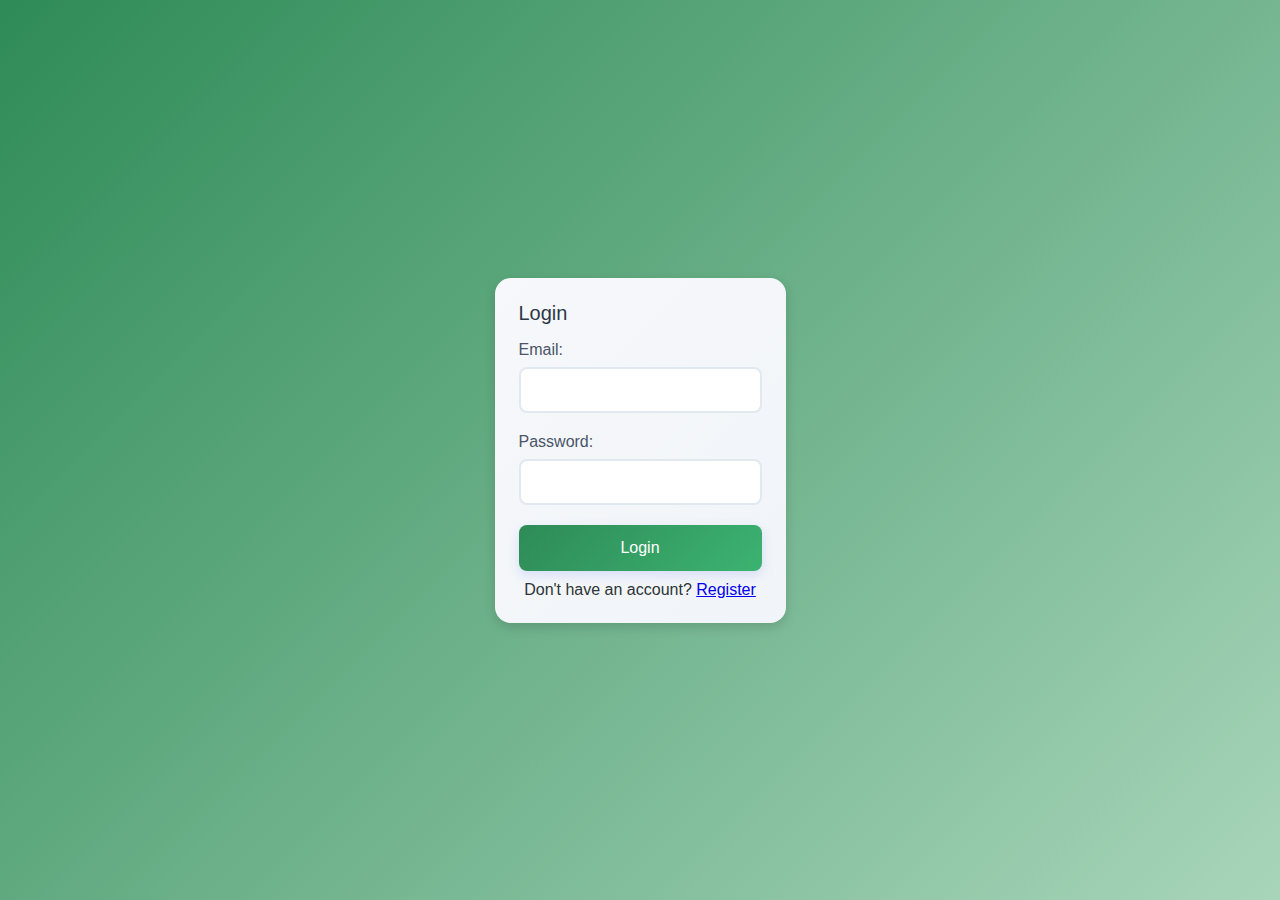
<file: index.html>
<!DOCTYPE html>
<html lang="en">
<head>
    <meta charset="UTF-8">
    <meta name="viewport" content="width=device-width, initial-scale=1.0">
    <title>Expense Tracker</title>
    <link rel="stylesheet" href="styling.css">
</head>
<body>
    
    <div id="register-section" style="display: none;">
        <div class="form-container">
            <h2>Register</h2>
            <form id="register-form">
                <div class="form-group">
                    <label for="reg-email">Email:</label>
                    <input type="email" id="reg-email" required>
                </div>
                <div class="form-group">
                    <label for="reg-password">Password:</label>
                    <input type="password" id="reg-password" required>
                </div>
                <div class="form-group">
                    <label for="reg-fullName">Full Name:</label>
                    <input type="text" id="reg-fullName" required>
                </div>
                <button type="submit">Register</button>
            </form>
            <p id="register-error" style="color: red; display: none;">Registration failed</p>
            <p style="text-align: center; margin-top: 10px;">
                Already have an account? <a href="#" id="show-login">Login</a>
            </p>
        </div>
    </div>


    <div id="login-section">
        <div class="form-container">
            <h2>Login</h2>
            <form id="login-form">
                <div class="form-group">
                    <label for="email">Email:</label>
                    <input type="email" id="email" required>
                </div>
                <div class="form-group">
                    <label for="password">Password:</label>
                    <input type="password" id="password" required>
                </div>
                <button type="submit">Login</button>
            </form>
            <p id="login-error" style="color: red; display: none;">Invalid email or password</p>
            <p style="text-align: center; margin-top: 10px;">
                Don't have an account? <a href="#" id="show-register">Register</a>
            </p>
        </div>
    </div>

    
    <div id="app-section" style="display: none;">
        <h2 id="welcome-message" style="text-align: center; margin-bottom: 20px;"></h2>
        <h1>Expense Tracker</h1>
        <div class="balance-container">
            <h1>Your Balance</h1>
            <p id="balance">$0.00</p>
        </div>
        <div class="summary">
            <div class="income">
                <h3>Income</h3>
                <p id="income-amount">$0.00</p>
            </div>
            <div class="expenses">
                <h3>Expenses</h3>
                <p id="expense-amount">$0.00</p>
            </div>
        </div>
        <div class="main-content">
            <div class="transaction-container">
                <h2>Transactions</h2>
                <ul id="transaction-list"></ul>
            </div>
            <div class="form-container">
                <h2>Add Transaction</h2>
                <form id="transaction-form">
                    <div class="form-group">
                        <label for="description">Description</label>
                        <input type="text" id="description" placeholder="Enter description" required>
                    </div>
                    <div class="form-group">
                        <label for="amount">Amount</label>
                        <input type="number" id="amount" placeholder="Enter amount" required>
                        <small>Use negative (-) for expenses</small>
                    </div>
                    <button type="submit">Add Transaction</button>
                </form>
            </div>
        </div>
        
        <div style="text-align: center; margin-top: 20px;">
            <button id="logout-btn">Logout</button>
        </div>
    </div>

    <script src="script.js"></script>
</body>
</html>
</file>
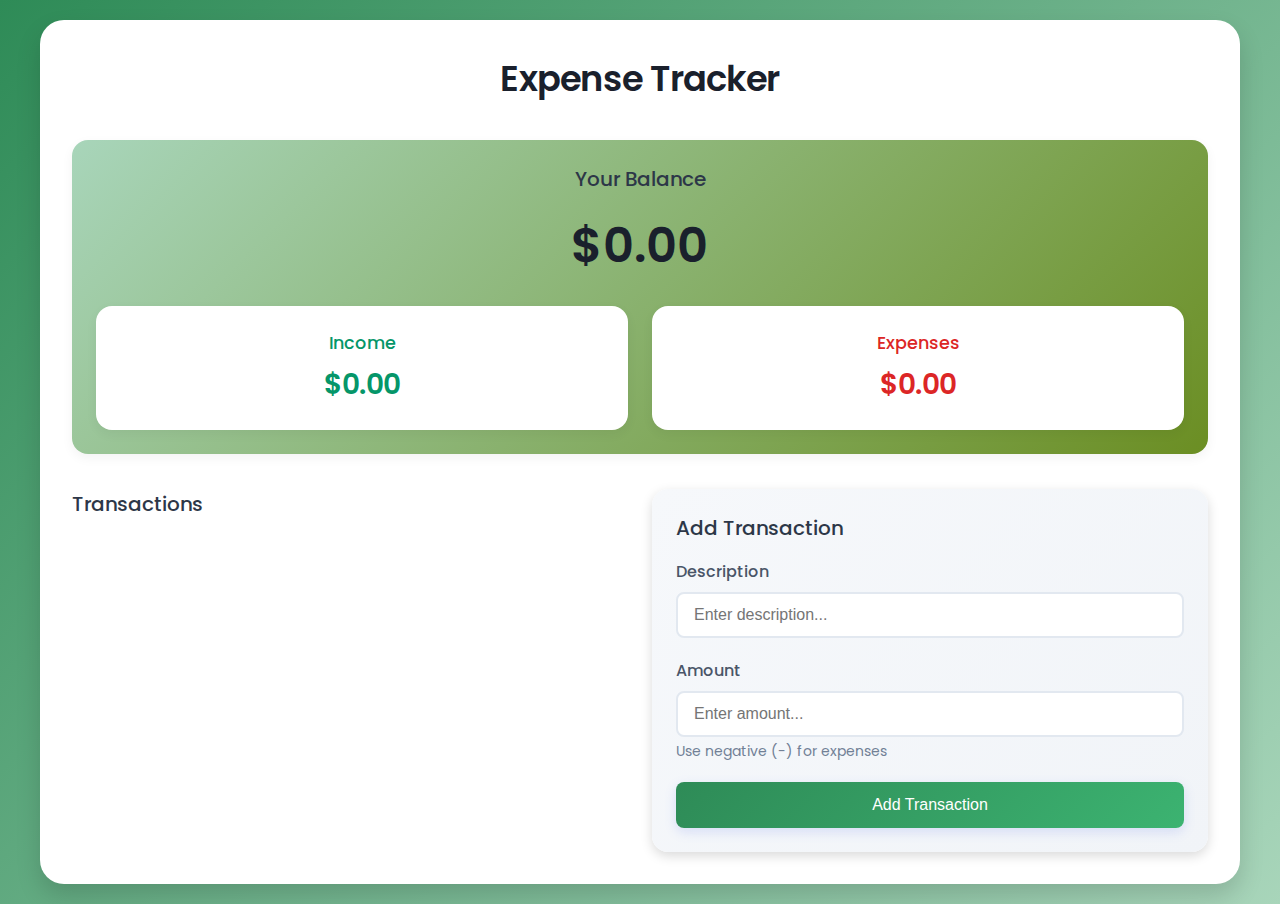
<file: ExpenseFrontend/index.html>
<!DOCTYPE html>
<html lang="en">
  <head>
    <meta charset="UTF-8" />
    <meta name="viewport" content="width=device-width, initial-scale=1.0" />
    <title>Expense Tracker</title>
    <link rel="stylesheet" href="styling.css" />
    <link
      href="https://fonts.googleapis.com/css?family=Poppins:100,100italic,200,200italic,300,300italic,regular,italic,500,500italic,600,600italic,700,700italic,800,800italic,900,900italic"
      rel="stylesheet"
    />
  </head>
  <body>
    <div class="container">
      <h1>Expense Tracker</h1>

      <div class="balance-container">
        <h2>Your Balance</h2>
        <h1 id="balance">$0.00</h1>

        <div class="summary">
          <div class="income">
            <h3>Income</h3>
            <p id="income-amount">$0.00</p>
          </div>
          <div class="expenses">
            <h3>Expenses</h3>
            <p id="expense-amount">$0.00</p>
          </div>
        </div>
      </div>

      <div class="main-content">
        <div class="transaction-container">
          <h2>Transactions</h2>
          <ul id="transaction-list">
            <!-- TRANSACTIONS WILL BE INSERTED HERE -->
          </ul>
        </div>

        <div class="form-container">
          <h2>Add Transaction</h2>

          <form id="transaction-form">
            <div class="form-group">
              <label for="description">Description</label>
              <input type="text" id="description" placeholder="Enter description..." required />
            </div>

            <div class="form-group">
              <label for="amount">Amount</label>
              <input type="number" id="amount" placeholder="Enter amount..." required />
              <small>Use negative (-) for expenses</small>
            </div>

            <button type="submit">Add Transaction</button>
          </form>
        </div>
      </div>
    </div>

    <script src="script.js"></script>
  </body>
</html>
</file>
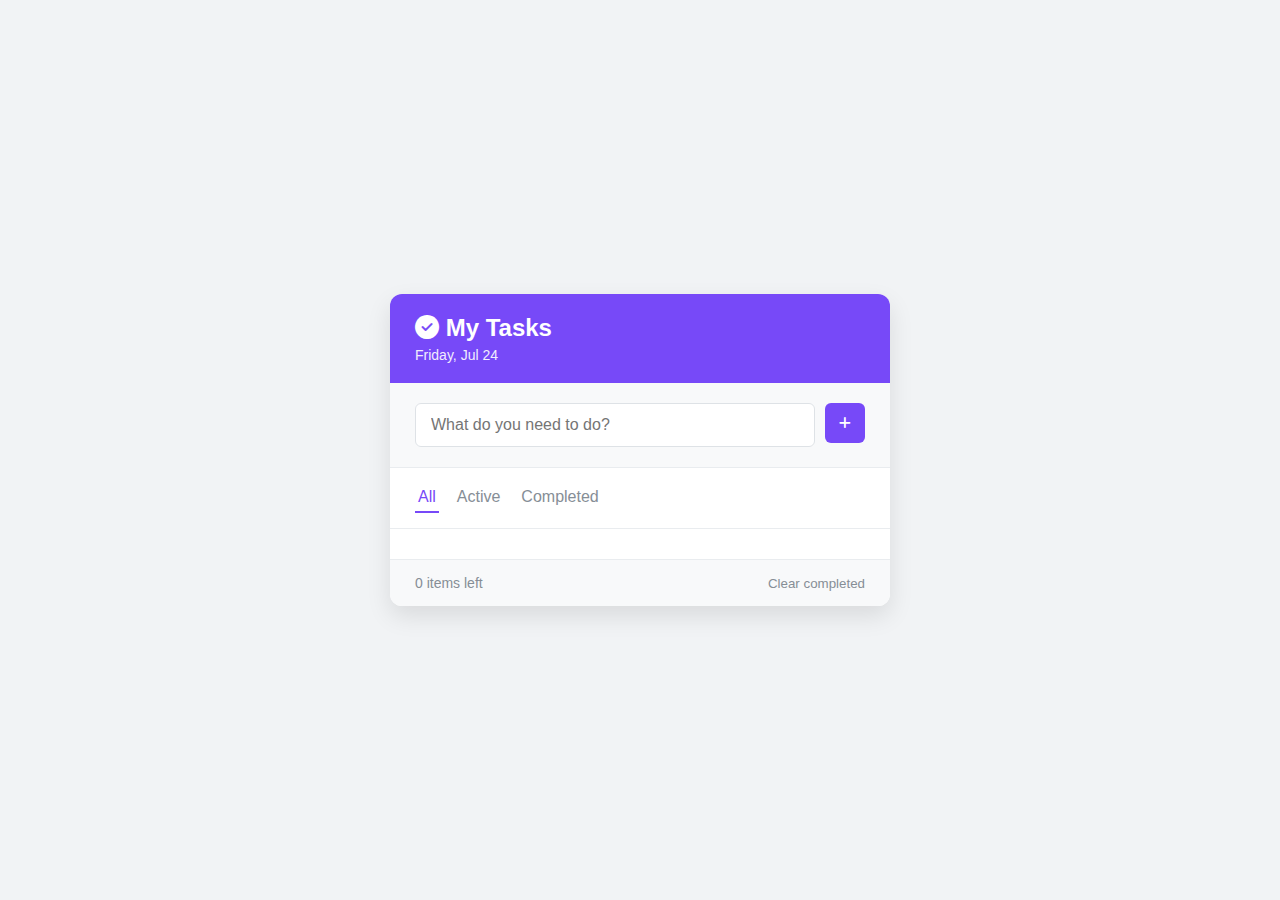
<file: To-do Frontend/index.html>
<!DOCTYPE html>
<html lang="en">
  <head>
    <meta charset="UTF-8" />
    <meta name="viewport" content="width=device-width, initial-scale=1.0" />
    <title>Todo App</title>
    <link rel="stylesheet" href="style.css" />
    <link
      rel="stylesheet"
      href="https://cdnjs.cloudflare.com/ajax/libs/font-awesome/6.7.2/css/all.min.css"
      integrity="sha512-Evv84Mr4kqVGRNSgIGL/F/aIDqQb7xQ2vcrdIwxfjThSH8CSR7PBEakCr51Ck+w+/U6swU2Im1vVX0SVk9ABhg=="
      crossorigin="anonymous"
      referrerpolicy="no-referrer"
    />
  </head>
  <body>
    <div class="app">
      <header>
        <h1>
          <i class="fas fa-check-circle"></i>
          My Tasks
        </h1>
        <p id="date"></p>
      </header>

      <div class="todo-input">
        <input type="text" id="task-input" placeholder="What do you need to do?" />
        <button id="add-task">
          <i class="fas fa-plus"></i>
        </button>
      </div>

      <div class="filters">
        <span class="filter active" data-filter="all"> All </span>
        <span class="filter" data-filter="active"> Active </span>
        <span class="filter" data-filter="completed"> Completed </span>
      </div>

      <div class="todos-container">
        <ul id="todos-list">
          <!-- li will be inserted right here later in the video -->
          <!-- <li class="todo-item">
            <label class="checkbox-container">
              <input type="checkbox" class="todo-checkbox" />
              <span class="checkmark"></span>
            </label>
            <span class="todo-item-text">Buy groceries</span>
            <button class="delete-btn"><i class="fas fa-times"></i></button>
          </li> -->
        </ul>
        <div class="empty-state hidden">
          <i class="fas fa-clipboard-list"></i>
          <p>No tasks here yet</p>
        </div>
      </div>

      <footer>
        <p id="items-left">0 items left</p>
        <button id="clear-completed">Clear completed</button>
      </footer>
    </div>

    <script src="script.js"></script>
  </body>
</html>
</file>
<file: styling.css>
* {
  margin: 0;
  padding: 0;
  box-sizing: border-box;
}

body {
  background: linear-gradient(135deg, #2e8b57, #a8d5ba);
  min-height: 100vh;
  font-family: "Poppins", sans-serif;
  display: flex;
  align-items: center;
  justify-content: center;
  padding: 20px;
  color: #2d3436;
}

.container {
  width: 100%;
  max-width: 1200px;
  background-color: #fff;
  padding: 2rem;
  border-radius: 24px;
  box-shadow: 0 12px 24px rgba(0, 0, 0, 0.15);
}

h1 {
  text-align: center;
  color: #1a202c;
  margin-bottom: 35px;
  font-size: 2.2rem;
  font-weight: 600;
  letter-spacing: -0.5px;
}

h2 {
  color: #2d3748;
  margin-bottom: 1rem;
  font-size: 1.25rem;
  font-weight: 500;
}

.balance-container {
  text-align: center;
  margin-bottom: 35px;
  padding: 24px;
  background: linear-gradient(135deg, #a8d5ba, #6b8e23);
  border-radius: 1rem;
  box-shadow: 0 4px 12px rgba(0, 0, 0, 0.05);
}

.balance-container h1 {
  font-size: 3rem;
  margin: 15px 0;
}

.summary {
  display: grid;
  grid-template-columns: 1fr 1fr;
  gap: 24px;
  margin-top: 24px;
}

.main-content {
  display: grid;
  grid-template-columns: 1fr 1fr;
  gap: 24px;
}

.income,
.expenses {
  background-color: white;
  padding: 24px;
  border-radius: 1rem;
  box-shadow: 0 4px 12px rgba(0, 0, 0, 0.05);
  transition: transform 0.2s ease;
}

.income:hover,
.expenses:hover {
  transform: translateY(-2px);
}

.income h3 {
  color: #059669;
  font-size: 1.1rem;
  font-weight: 500;
}

.expenses h3 {
  color: #dc2626;
  font-size: 1.1rem;
  font-weight: 500;
}

.income p,
.expenses p {
  margin-top: 8px;
  font-size: 1.75rem;
  font-weight: 600;
}

.income p {
  color: #059669;
}

.expenses p {
  color: #dc2626;
}

.transaction-container {
  height: 100%;
  display: flex;
  flex-direction: column;
}

#transaction-list {
  list-style: none;
  max-height: 500px;
  overflow-y: auto;
  padding-right: 8px;
  flex-grow: 1;
}

#transaction-list::-webkit-scrollbar {
  width: 8px;
}

#transaction-list::-webkit-scrollbar-track {
  background-color: #f1f1f1;
  border-radius: 4px;
}

#transaction-list::-webkit-scrollbar-thumb {
  background-color: #cbd5e0;
  border-radius: 4px;
}

#transaction-list::-webkit-scrollbar-thumb:hover {
  background-color: #a0aec0;
}

.transaction {
  display: flex;
  justify-content: space-between;
  align-items: center;
  padding: 1rem 1.2rem;
  margin-bottom: 12px;
  border-radius: 12px;
  background-color: #fff;
  box-shadow: 0 2px 8px rgba(0, 0, 0, 0.05);
  transition: all 0.2s ease;
  border-right: 5px solid;
  animation: slideIn 0.3s ease;
}

@keyframes slideIn {
  from {
    opacity: 0;
    transform: translateX(-20px);
  }
  to {
    opacity: 1;
    transform: translateX(0px);
  }
}

.transaction:hover {
  transform: translateX(4px);
  box-shadow: 0 4px 12px rgba(0, 0, 0, 0.1);
}

.transaction.income {
  border-right-color: #059669;
}

.transaction.expense {
  border-right-color: #dc2626;
}

.transaction .delete-btn {
  background: none;
  border: none;
  color: #dc2626;
  cursor: pointer;
  font-size: 1.4rem;
  opacity: 0;
  transition: all 0.2s ease;
  padding: 4px 8px;
  border-radius: 4px;
  margin-left: 12px;
}

.transaction:hover .delete-btn {
  opacity: 1;
}

.transaction .delete-btn:hover {
  background-color: #fee2e2;
  transform: scale(1.1);
}

.form-container {
  background: linear-gradient(135deg, #f6f8fb, #f1f4f8);
  padding: 24px;
  border-radius: 16px;
  box-shadow: 0 4px 12px rgba(0, 0, 0, 0.15);
  height: 100%;
  display: flex;
  flex-direction: column;
}

.form-container form {
  height: 100%;
  display: flex;
  flex-direction: column;
}

.form-group {
  margin-bottom: 20px;
}

label {
  display: block;
  margin-bottom: 8px;
  color: #4a5568;
  font-weight: 500;
}

input {
  width: 100%;
  padding: 12px 16px;
  border: 2px solid #e2e8f0;
  border-radius: 8px;
  font-size: 1rem;
  transition: all 0.2s ease;
  background-color: white;
}

input:focus {
  outline: none;
  border-color: #667eea;
  box-shadow: 0 0 0 3px rgba(102, 126, 234, 0.1);
}

input:hover {
  border-color: #cbd5e0;
}

small {
  color: #718096;
  font-size: 0.875rem;
  margin-top: 4px;
  display: block;
}

button[type="submit"] {
  width: 100%;
  padding: 14px;
  background: linear-gradient(135deg, #2e8b57 0%, #3cb371 100%);
  color: white;
  border: none;
  border-radius: 8px;
  cursor: pointer;
  font-size: 1rem;
  font-weight: 500;
  transition: all 0.2s ease;
  box-shadow: 0 4px 12px rgba(102, 126, 234, 0.2);
  margin-top: auto;
}

button[type="submit"]:hover {
  transform: translateY(-2px);
  box-shadow: 0 6px 16px rgba(102, 126, 234, 0.3);
}

button[type="submit"]:active {
  transform: translateY(0);
}

/* Style for Logout Button */
#logout-btn {
  width: 100%;
  padding: 14px;
  background: linear-gradient(135deg, #dc2626 0%, #ef4444 100%);
  color: white;
  border: none;
  border-radius: 8px;
  cursor: pointer;
  font-size: 1rem;
  font-weight: 500;
  transition: all 0.2s ease;
  box-shadow: 0 4px 12px rgba(220, 38, 38, 0.2);
  max-width: 200px;
  margin: 0 auto;
}

#logout-btn:hover {
  transform: translateY(-2px);
  box-shadow: 0 6px 16px rgba(220, 38, 38, 0.3);
}

#logout-btn:active {
  transform: translateY(0);
}

/* responsiveness */
@media (max-width: 900px) {
  .main-content {
    grid-template-columns: 1fr;
  }
  #transaction-list {
    max-height: 300px;
  }
}

@media (max-width: 480px) {
  .container {
    padding: 24px;
  }
  .summary {
    grid-template-columns: 1fr;
    gap: 16px;
  }
  .balance-container h1 {
    font-size: 2.5rem;
  }
  .income p,
  .expenses p {
    font-size: 1.5rem;
  }
  .transaction {
    padding: 14px 16px;
  }
  h1 {
    font-size: 1.8rem;
  }
}
</file>
<file: ExpenseFrontend/styling.css>
* {
  margin: 0;
  padding: 0;
  box-sizing: border-box;
}

body {
  background: linear-gradient(135deg, #2e8b57, #a8d5ba);
  min-height: 100vh;
  font-family: "Poppins", sans-serif;
  display: flex;
  align-items: center;
  justify-content: center;
  padding: 20px;
  color: #2d3436;
}

.container {
  width: 100%;
  max-width: 1200px;
  background-color: #fff;
  padding: 2rem;
  border-radius: 24px;
  box-shadow: 0 12px 24px rgba(0, 0, 0, 0.15);
}

h1 {
  text-align: center;
  color: #1a202c;
  margin-bottom: 35px;
  font-size: 2.2rem;
  font-weight: 600;
  letter-spacing: -0.5px;
}

h2 {
  color: #2d3748;
  margin-bottom: 1rem;
  font-size: 1.25rem;
  font-weight: 500;
}

.balance-container {
  text-align: center;
  margin-bottom: 35px;
  padding: 24px;
  background: linear-gradient(135deg, #a8d5ba, #6b8e23);
  border-radius: 1rem;
  box-shadow: 0 4px 12px rgba(0, 0, 0, 0.05);
}

.balance-container h1 {
  font-size: 3rem;
  margin: 15px 0;
}

.summary {
  display: grid;
  grid-template-columns: 1fr 1fr;
  gap: 24px;
  margin-top: 24px;
}

.main-content {
  display: grid;
  grid-template-columns: 1fr 1fr;
  gap: 24px;
}

.income,
.expenses {
  background-color: white;
  padding: 24px;
  border-radius: 1rem;
  box-shadow: 0 4px 12px rgba(0, 0, 0, 0.05);
  transition: transform 0.2s ease;
}

.income:hover,
.expenses:hover {
  transform: translateY(-2px);
}

.income h3 {
  color: #059669;
  font-size: 1.1rem;
  font-weight: 500;
}

.expenses h3 {
  color: #dc2626;
  font-size: 1.1rem;
  font-weight: 500;
}

.income p,
.expenses p {
  margin-top: 8px;
  font-size: 1.75rem;
  font-weight: 600;
}

.income p {
  color: #059669;
}

.expenses p {
  color: #dc2626;
}

.transaction-container {
  height: 100%;
  display: flex;
  flex-direction: column;
}

#transaction-list {
  list-style: none;
  max-height: 500px;
  overflow-y: auto;
  padding-right: 8px;
  flex-grow: 1;
}

#transaction-list::-webkit-scrollbar {
  width: 8px;
}

#transaction-list::-webkit-scrollbar-track {
  /* track is the bg of the scrollbar */
  background-color: #f1f1f1;
  border-radius: 4px;
}
#transaction-list::-webkit-scrollbar-thumb {
  /* thumb is the draggble part of the scrollbar */
  background-color: #cbd5e0;
  border-radius: 4px;
}
#transaction-list::-webkit-scrollbar-thumb:hover {
  background-color: #a0aec0;
}

.transaction {
  display: flex;
  justify-content: space-between;
  align-items: center;
  padding: 1rem 1.2rem;
  margin-bottom: 12px;
  border-radius: 12px;
  background-color: #fff;
  box-shadow: 0 2px 8px rgba(0, 0, 0, 0.05);
  transition: all 0.2s ease;
  border-right: 5px solid;
  animation: slideIn 0.3s ease;
}

@keyframes slideIn {
  from {
    opacity: 0;
    transform: translateX(-20px);
  }

  to {
    opacity: 1;
    transform: translateX(0px);
  }
}

.transaction:hover {
  transform: translateX(4px);
  box-shadow: 0 4px 12px rgba(0, 0, 0, 0.1);
}

.transaction.income {
  border-right-color: #059669;
}

.transaction.expense {
  border-right-color: #dc2626;
}

.transaction .delete-btn {
  background: none;
  border: none;
  color: #dc2626;
  cursor: pointer;
  font-size: 1.4rem;
  opacity: 0;
  transition: all 0.2s ease;
  padding: 4px 8px;
  border-radius: 4px;
  margin-left: 12px;
}

.transaction:hover .delete-btn {
  opacity: 1;
}

.transaction .delete-btn:hover {
  background-color: #fee2e2;
  transform: scale(1.1);
}

.form-container {
  background: linear-gradient(135deg, #f6f8fb, #f1f4f8);
  padding: 24px;
  border-radius: 16px;
  box-shadow: 0 4px 12px rgba(0, 0, 0, 0.15);
  height: 100%;
  display: flex;
  flex-direction: column;
}

.form-container form {
  height: 100%;
  display: flex;
  flex-direction: column;
}

.form-group {
  margin-bottom: 20px;
}

label {
  display: block;
  margin-bottom: 8px;
  color: #4a5568;
  font-weight: 500;
}

input {
  width: 100%;
  padding: 12px 16px;
  border: 2px solid #e2e8f0;
  border-radius: 8px;
  font-size: 1rem;
  transition: all 0.2s ease;
  background-color: white;
}

input:focus {
  outline: none;
  border-color: #667eea;
  box-shadow: 0 0 0 3px rgba(102, 126, 234, 0.1);
}

input:hover {
  border-color: #cbd5e0;
}

small {
  color: #718096;
  font-size: 0.875rem;
  margin-top: 4px;
  display: block;
}

button[type="submit"] {
  width: 100%;
  padding: 14px;
  background: linear-gradient(135deg, #2e8b57 0%, #3cb371 100%);
  color: white;
  border: none;
  border-radius: 8px;
  cursor: pointer;
  font-size: 1rem;
  font-weight: 500;
  transition: all 0.2s ease;
  box-shadow: 0 4px 12px rgba(102, 126, 234, 0.2);
  margin-top: auto;
}

button[type="submit"]:hover {
  transform: translateY(-2px);
  box-shadow: 0 6px 16px rgba(102, 126, 234, 0.3);
}

button[type="submit"]:active {
  transform: translateY(0);
}

/* responsiveness */

@media (max-width: 900px) {
  .main-content {
    grid-template-columns: 1fr;
  }

  #transaction-list {
    max-height: 300px;
  }
}

@media (max-width: 480px) {
  .container {
    padding: 24px;
  }

  .summary {
    grid-template-columns: 1fr;
    gap: 16px;
  }

  .balance-container h1 {
    font-size: 2.5rem;
  }

  .income p,
  .expenses p {
    font-size: 1.5rem;
  }

  .transaction {
    padding: 14px 16px;
  }

  h1 {
    font-size: 1.8rem;
  }
}
</file>
<file: To-do Frontend/style.css>
* {
  margin: 0;
  padding: 0;
  box-sizing: border-box;
}

:root {
  --primary: #7749f8;
  --primary-light: #9775fa;
  --dark: #212529;
  --light: #f8f9fa;
  --gray: #868e96;
  --danger: #fa5252;
  --success: #40c057;
  --border: #e9ecef;
}

body {
  font-family: sans-serif;
  background-color: #f1f3f5;
  min-height: 100vh;
  display: flex;
  justify-content: center;
  align-items: center;
  padding: 20px;
  color: var(--dark);
}

.app {
  width: 100%;
  max-width: 500px;
  background-color: #fff;
  border-radius: 12px;
  overflow: hidden;
  box-shadow: 0 10px 25px rgba(0, 0, 0, 0.1);
}

header {
  background-color: var(--primary);
  color: white;
  padding: 20px 25px;
}

header h1 {
  font-size: 24px;
  margin-bottom: 5px;
  font-weight: 600;
}

header p {
  font-size: 14px;
  opacity: 0.9;
}

.todo-input {
  padding: 20px 25px;
  display: flex;
  gap: 10px;
  background-color: var(--light);
  border-bottom: 1px solid var(--border);
}

.todo-input input {
  flex: 1;
  padding: 12px 15px;
  border: 1px solid #dee2e6;
  font-size: 1rem;
  transition: all 0.2s;
  border-radius: 6px;
}

.todo-input input:focus {
  outline: none;
  border-color: var(--primary);
  box-shadow: 0 0 0 3px rgba(119, 73, 248, 0.15);
}

.todo-input button {
  background-color: var(--primary);
  color: white;
  width: 40px;
  height: 40px;
  border: none;
  border-radius: 6px;
  cursor: pointer;
  transition: all 0.2s;
}

.todo-input button:hover {
  background-color: var(--primary-light);
}

.filters {
  display: flex;
  gap: 15px;
  border-bottom: 1px solid var(--border);
  padding: 15px 25px;
}

.filter {
  padding: 5px 3px;
  cursor: pointer;
  color: var(--gray);
  border-bottom: 2px solid transparent;
  transition: all 0.2s;
}

.filter:hover {
  color: var(--primary);
}

.filter.active {
  color: var(--primary);
  border-bottom: 2px solid var(--primary);
  font-weight: 500;
}

.todos-container {
  padding: 15px 0;
  max-height: 300px;
  overflow-y: auto;
}

#todos-list {
  list-style-type: none;
}

.todo-item {
  padding: 12px 15px;
  display: flex;
  align-items: center;
  transition: background-color 0.2s;
}

.todo-item:hover {
  background-color: var(--light);
}

.checkbox-container {
  margin-right: 15px;
}

.todo-checkbox {
  opacity: 0;
  position: absolute;
}

.checkmark {
  display: inline-block;
  width: 20px;
  height: 20px;
  border: 2px solid #dee2e6;
  border-radius: 4px;
  position: relative;
  cursor: pointer;
  transition: all 0.2s;
}

.todo-checkbox:checked + .checkmark {
  background-color: var(--success);
  border-color: var(--success);
}

.todo-checkbox:checked + .checkmark::after {
  content: "";
  position: absolute;
  left: 6px;
  top: 2px;
  width: 5px;
  height: 10px;
  border: solid white;
  border-width: 0 2px 2px 0;
  transform: rotate(45deg);
}

.todo-item-text {
  flex: 1;
  font-size: 1rem;
  transition: all 0.2s;
}

.todo-item.completed .todo-item-text {
  text-decoration: line-through;
  color: var(--gray);
}

.delete-btn {
  background: none;
  border: none;
  color: var(--gray);
  cursor: pointer;
  font-size: 16px;
  opacity: 0;
  transition: all 0.2s;
}

.todo-item:hover .delete-btn {
  opacity: 1;
}

.delete-btn:hover {
  color: var(--danger);
}

.empty-state {
  display: flex;
  flex-direction: column;
  align-items: center;
  justify-content: center;
  padding: 40px 0;
  color: var(--gray);
}

.empty-state i {
  font-size: 40px;
  margin-bottom: 10px;
  opacity: 0.7;
}

.hidden {
  display: none;
}

footer {
  display: flex;
  justify-content: space-between;
  align-items: center;
  padding: 15px 25px;
  border-top: 1px solid var(--border);
  background-color: var(--light);
  font-size: 14px;
}

#items-left {
  color: var(--gray);
}

#clear-completed {
  background: none;
  border: none;
  color: var(--gray);
  cursor: pointer;
  transition: all 0.2s;
}

#clear-completed:hover {
  color: var(--danger);
}
</file>
